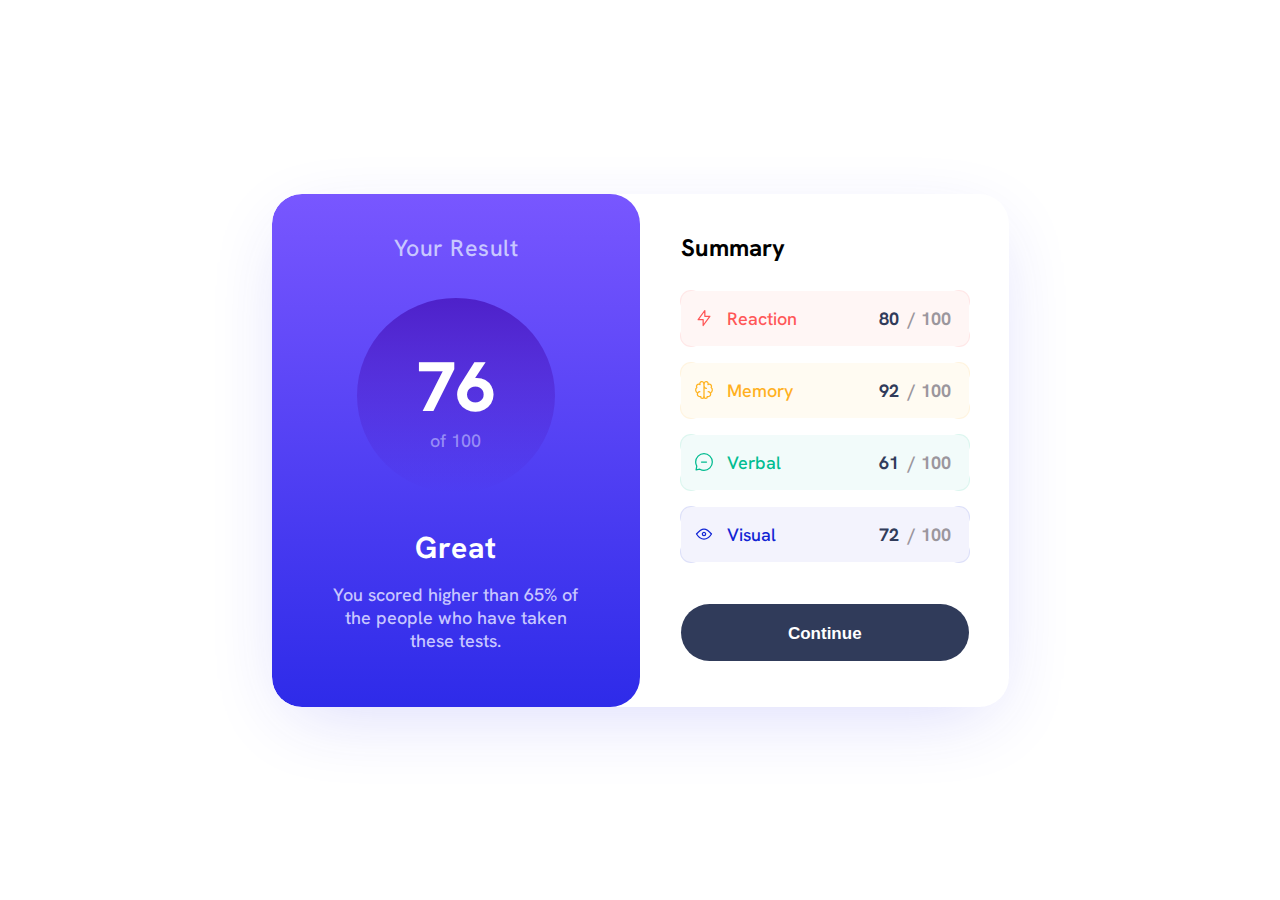
<file: index.html>
<!DOCTYPE html>
<html lang="en">
  <head>
    <meta charset="UTF-8" />
    <meta name="viewport" content="width=device-width, initial-scale=1.0" />
    <link
      rel="icon"
      type="image/png"
      sizes="32x32"
      href="./assets/images/favicon-32x32.png"
    />
    <title>Frontend Mentor | Results summary component</title>
    <link rel="stylesheet" href="fonts/fonts.css" />
    <link rel="stylesheet" href="styles/global.css" />
    <link rel="stylesheet" href="styles/style.css" />
  </head>
  <body>
    <header class="header">
      <h1 class="sr-only">Results summary component</h1>
    </header>
    <main>
      <div class="results_summary_component">
        <section class="score">
          <h2 class="score__title">Your Result</h2>
          <div class="score__container">
            <p class="score__value"><span class="accent">76</span> of 100</p>
          </div>
          <h3 class="score__evaluation">Great</h3>
          <p class="score__text">
            You scored higher than 65% of the people who have taken these tests.
          </p>
        </section>
        <section class="summary">
          <h2 class="summary__title">Summary</h2>
          <ul class="summary__list">
            <li class="summary__list-item bg_image reaction_bg">
              <p class="summary__category reaction_color">Reaction</p>
              <p class="summary__score">
                <span class="score__accent">80</span> / 100
              </p>
            </li>
            <li class="summary__list-item bg_image memory_bg">
              <p class="summary__category memory_color">Memory</p>
              <p class="summary__score">
                <span class="score__accent">92</span> / 100
              </p>
            </li>
            <li class="summary__list-item bg_image verbal_bg">
              <p class="summary__category verbal_color">Verbal</p>
              <p class="summary__score">
                <span class="score__accent">61</span> / 100
              </p>
            </li>
            <li class="summary__list-item bg_image visual_bg">
              <p class="summary__category visual_color">Visual</p>
              <p class="summary__score">
                <span class="score__accent">72</span> / 100
              </p>
            </li>
          </ul>
          <button class="continue-btn">Continue</button>
        </section>
      </div>
    </main>
  </body>
</html>
</file>
<file: fonts/fonts.css>
@font-face {
  font-family: 'Hanken Grotesk';
  src: url(HankenGrotesk-Medium.ttf) format('truetype');
  font-weight: 500;
  font-display: swap;
}

@font-face {
  font-family: 'Hanken Grotesk';
  src: url(HankenGrotesk-Bold.ttf) format('truetype');
  font-weight: 700;
  font-display: swap;
}

@font-face {
  font-family: 'Hanken Grotesk';
  src: url(HankenGrotesk-ExtraBold.ttf) format('truetype');
  font-weight: 800;
  font-display: swap;
}
</file>
<file: styles/global.css>
*,
*::before,
*::after {
  box-sizing: border-box;
}

html {
  font-size: 100%;
}

body {
  margin: 0;
  padding: 0;
  font-family: 'Hanken Grotesk', sans-serif;
}

h1,
h2,
h3,
h4,
h5,
h6,
p,
ul,
ol,
li,
blockquote {
  margin: 0;
  padding: 0;
}

img, svg {
  width: 100%;
  height: auto;
}
</file>
<file: styles/style.css>
:root {
  --clr-reaction_bg: rgb(255, 246, 245);
  --clr-memory_bg: rgb(255, 251, 242);
  --clr-verbal_bg: rgb(242, 251, 250);
  --clr-visual_bg: rgb(243, 243, 253);

  --clr-reaction_text: hsl(0, 100%, 67%);
  --clr-memory_text: hsl(39, 100%, 56%);
  --clr-verbal_text: hsl(166, 100%, 37%);
  --clr-visual_text: hsl(234, 85%, 45%);

  /* gradients */

  /* background */
  --clr-light-slate-blue: hsl(252, 100%, 67%);
  --clr-light-royal-blue: rgb(46, 43, 233);

  /* circle */
  --clr-violet-blue: hsla(256, 72%, 46%, 1);
  --clr-persian-blue: hsla(241, 72%, 46%, 0);

  --clr-white: hsl(0, 0%, 100%);
  --clr-pale-blue: hsl(221, 100%, 96%);
  --clr-light-lavander: hsl(241, 100%, 89%);
  --clr-light-lavander-transparent: hsla(241, 100%, 89%, 0.6);
  --clr-dark-gray-blue: hsl(224, 30%, 27%);
  --clr-gray: rgb(155, 150, 157);


  --fw-medium: 500;
  --fw-bold: 700;
  --fw-extra-bold: 800;
}

/* Visually hidden, but available for screen reader */

.sr-only {
  position: absolute !important;
  width: 1px !important;
  height: 1px !important;
  margin: -1px !important;
  border: 0 !important;
  padding: 0 !important;
  overflow: hidden !important;
  clip: rect(1px, 1px, 1px, 1px) !important;
  -webkit-clip-path: inset(50%) !important;
  clip-path: inset(50%) !important;
  white-space: nowrap !important;
}

.results_summary_component {
  display: flex;
  flex-direction: column;
  gap: 1.375rem;
  box-shadow: 0 20px 80px -20px rgba(46, 43, 233, 0.2);
}

.score {
  display: flex;
  flex-direction: column;
  align-items: center;
  border-bottom-right-radius: 2rem;
  border-bottom-left-radius: 2rem;
  padding: 1.5625rem 0 2.5rem;
  background-image: linear-gradient(180deg, var(--clr-light-slate-blue) 0%, var(--clr-light-royal-blue) 100%);
}

.score__title {
  margin-bottom: 1.4375rem;
  color: var(--clr-light-lavander);
  font-size: 1.125rem;
}

.score__container {
  margin-bottom: 1.5rem;
  border-radius: 50%;
  padding: 1.5rem 2.5rem 1.25rem 2.5rem;
  overflow: hidden;
  background-image: linear-gradient(180deg, var(--clr-violet-blue) 0%, var(--clr-persian-blue) 100%);
}

.score__value {
  color: var(--clr-light-lavander-transparent);
  text-align: center;
}

.accent {
  display: block;
  color: var(--clr-white);
  font-weight: var(--fw-extra-bold);
  font-size: 3.625rem;
}

.score__evaluation {
  margin-bottom: 0.5625rem;
  color: var(--clr-white);
  font-size: 1.5rem;
}

.score__text {
  padding: 0 3.125rem;
  color: var(--clr-light-lavander);
  font-size: 1rem;
  text-align: center;
}

.summary {
  padding: 0 1.9375rem;
}

.summary__title {
  margin-bottom: 1.4375rem;
  font-size: 1.125rem;
}

.summary__list {
  display: flex;
  flex-direction: column;
  gap: 0.8125rem;
  margin-bottom: 1.3125rem;
  list-style: none;
}

.summary__list-item {
  position: relative;
  display: flex;
  justify-content: space-between;
  align-items: center;
  border-radius: 0.625rem;
  padding: 1.1875rem 0.9375rem 1.1875rem 2.875rem;
}

.summary__list-item::before,
.summary__list-item::after,
.summary__list-item>:first-child::before,
.summary__list-item>:first-child::after {
  content: '';
  position: absolute;
  z-index: -1;
  width: 1.375rem;
  height: 1.375rem;
  border-radius: 0.75rem;
  opacity: 0.14;
}

.summary__list-item::before {
  top: -0.0625rem;
  left: -0.0625rem;
}

.summary__list-item::after {
  top: -0.0625rem;
  right: -0.0625rem;
}

.summary__list-item>:first-child::before {
  bottom: -0.0625rem;
  left: -0.0625rem;
}

.summary__list-item>:first-child::after {
  right: -0.0625rem;
  bottom: -0.0625rem;
}

.bg_image {
  background-position: 0.8125rem;
}

.reaction_bg::before,
.reaction_bg::after,
.reaction_bg>:first-child::before,
.reaction_bg>:first-child::after {
  background-color: var(--clr-reaction_text);
}

.reaction_bg {
  background-color: var(--clr-reaction_bg);
  background-image: url(../images/icon-reaction.svg);
  background-repeat: no-repeat;
}

.reaction_color {
  color: var(--clr-reaction_text);
}

.summary__score {
  color: var(--clr-gray);
  font-weight: var(--fw-bold);
}

.score__accent {
  margin-right: 0.25rem;
  color: var(--clr-dark-gray-blue);
}

.memory_bg::before,
.memory_bg::after,
.memory_bg>:first-child::before,
.memory_bg>:first-child::after {
  background-color: var(--clr-memory_text);
}

.memory_bg {
  background-color: var(--clr-memory_bg);
  background-image: url(../images/icon-memory.svg);
  background-repeat: no-repeat;
}

.memory_color {
  color: var(--clr-memory_text);
}

.verbal_bg::before,
.verbal_bg::after,
.verbal_bg>:first-child::before,
.verbal_bg>:first-child::after {
  background-color: var(--clr-verbal_text);
}

.verbal_bg {
  background-color: var(--clr-verbal_bg);
  background-image: url(../images/icon-verbal.svg);
  background-repeat: no-repeat;
}

.verbal_color {
  color: var(--clr-verbal_text);
}

.visual_bg::before,
.visual_bg::after,
.visual_bg>:first-child::before,
.visual_bg>:first-child::after {
  background-color: var(--clr-visual_text);
}


.visual_bg {
  background-color: var(--clr-visual_bg);
  background-image: url(../images/icon-visual.svg);
  background-repeat: no-repeat;
}

.visual_color {
  color: var(--clr-visual_text);
}

.continue-btn {
  width: 100%;
  border: none;
  border-radius: 1.875rem;
  padding: 1.25rem 0 1.0625rem;
  color: var(--clr-white);
  font-weight: var(--fw-bold);
  font-size: 1.0625rem;
  background-color: var(--clr-dark-gray-blue);
  cursor: pointer;
}

.continue-btn:hover {
  background-color: var(--clr-light-royal-blue);
}

@media screen and (min-width: 900px) {
  body {
    display: flex;
    flex-direction: column;
    justify-content: center;
    align-items: center;
    height: 100vh;
  }

  .results_summary_component {
    display: grid;
    grid-template-columns: 1fr 0.94fr;
    max-width: 46.0625rem;
    border-radius: 1.875rem;
    overflow: hidden;
  }

  .score {
    border-radius: 1.875rem;
    padding: 2.4375rem 0 3.4375rem;
  }

  .score__title {
    margin-bottom: 2.1875rem;
    font-weight: var(--fw-medium);
    font-size: 1.45rem;
    letter-spacing: 0.0313rem;
    text-align: center;
  }

  .score__container {
    margin-bottom: 2.1875rem;
    padding: 2.8125rem 3.75rem 2.5rem 3.75rem;
    line-height: 1.25;
  }

  .score__value {
    font-size: 1.125rem;
  }

  .accent {
    font-size: 4.375rem;
  }

  .score__evaluation {
    margin-bottom: 1rem;
    font-size: 1.875rem;
    letter-spacing: 0.0625rem;
  }

  .score__text {
    padding: 0 3.75rem;
    font-size: 1.125rem;
    text-align: center;
  }

  .summary {
    padding: 2.375rem 2.5rem 2.375rem 1.1875rem;
  }

  .summary__title {
    margin-bottom: 1.75rem;
    font-size: 1.5rem;
  }

  .summary__list {
    gap: 1.0625rem;
    margin-bottom: 2.625rem;
  }

  .summary__list-item {
    padding: 1rem 1.125rem 1rem 2.875rem;
  }

  .summary__category {
    font-size: 1.125rem;
  }

  .summary__score {
    font-size: 1.125rem;
  }

  .score__accent {
    font-size: 1.125rem;
  }
}
</file>
